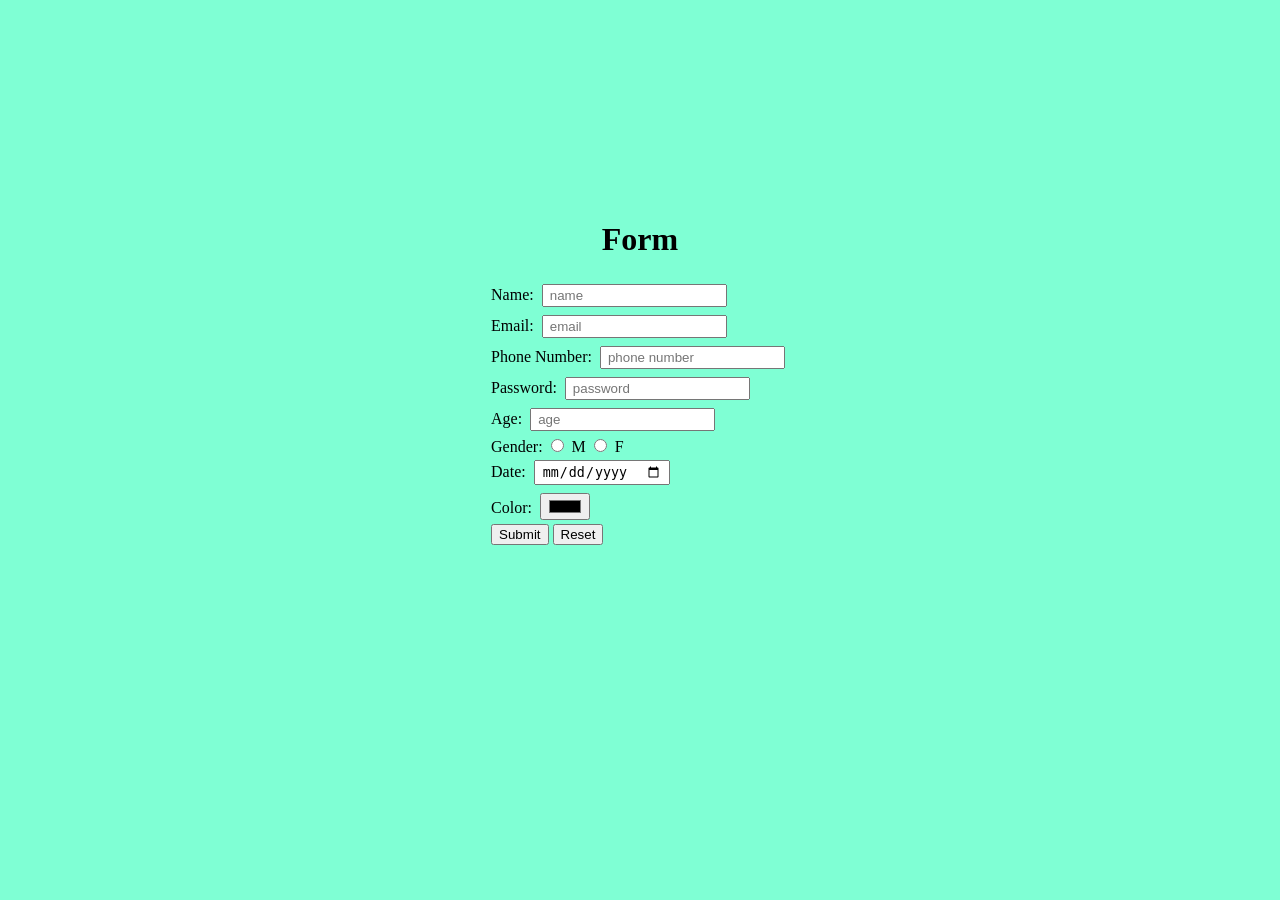
<file: Web_Development_MockTest_1/form/index.html>
<!DOCTYPE html>
<html lang="en">
  <head>
    <meta charset="UTF-8" />
    <meta name="viewport" content="width=device-width, initial-scale=1.0" />
    <title>Form</title>
    <style>
      input {
        margin: 4px;
        padding: 2px 6px;
      }
      div {
        display: flex;
        flex-direction: column;
        justify-content: center;
        align-items: center;
        margin-top: 200px;
      }
      body {
        background-color: aquamarine;
      }
    </style>
  </head>
  <body>
    <div>
      <h1>Form</h1>
      <form>
        <label for="name">Name: </label>
        <input
          type="text"
          name="name"
          id="name"
          placeholder="name"
          minlength="3"
          required
        />
        <br />
        <label for="email">Email:</label>
        <input
          type="email"
          name="email"
          id="email"
          placeholder="email"
          required
        />
        <br />
        <label for="phone">Phone Number:</label>
        <input
          type="tel"
          name="phone"
          id="phone"
          placeholder="phone number"
          required
        />
        <br />
        <label for="password">Password:</label>
        <input
          type="password"
          name="password"
          id="password"
          placeholder="password"
          minlength="8"
          required
        />
        <br />
        <label for="age">Age:</label>
        <input
          type="number"
          name="age"
          id="age"
          placeholder="age"
          min="0"
          required
        />
        <br />
        <label for="gender">Gender:</label>
        <input type="radio" name="gender" id="M" value="M" required />
        <label for="M">M</label>
        <input type="radio" name="gender" id="F" value="F" required />
        <label for="F">F</label>
        <br />
        <label for="date">Date:</label>
        <input type="date" name="date" id="date" required />
        <br />
        <label for="date">Color:</label>
        <input type="color" name="color" id="color" required />
        <br />
        <button type="submit">Submit</button>
        <button type="reset">Reset</button>
      </form>
    </div>
  </body>
</html>
</file>
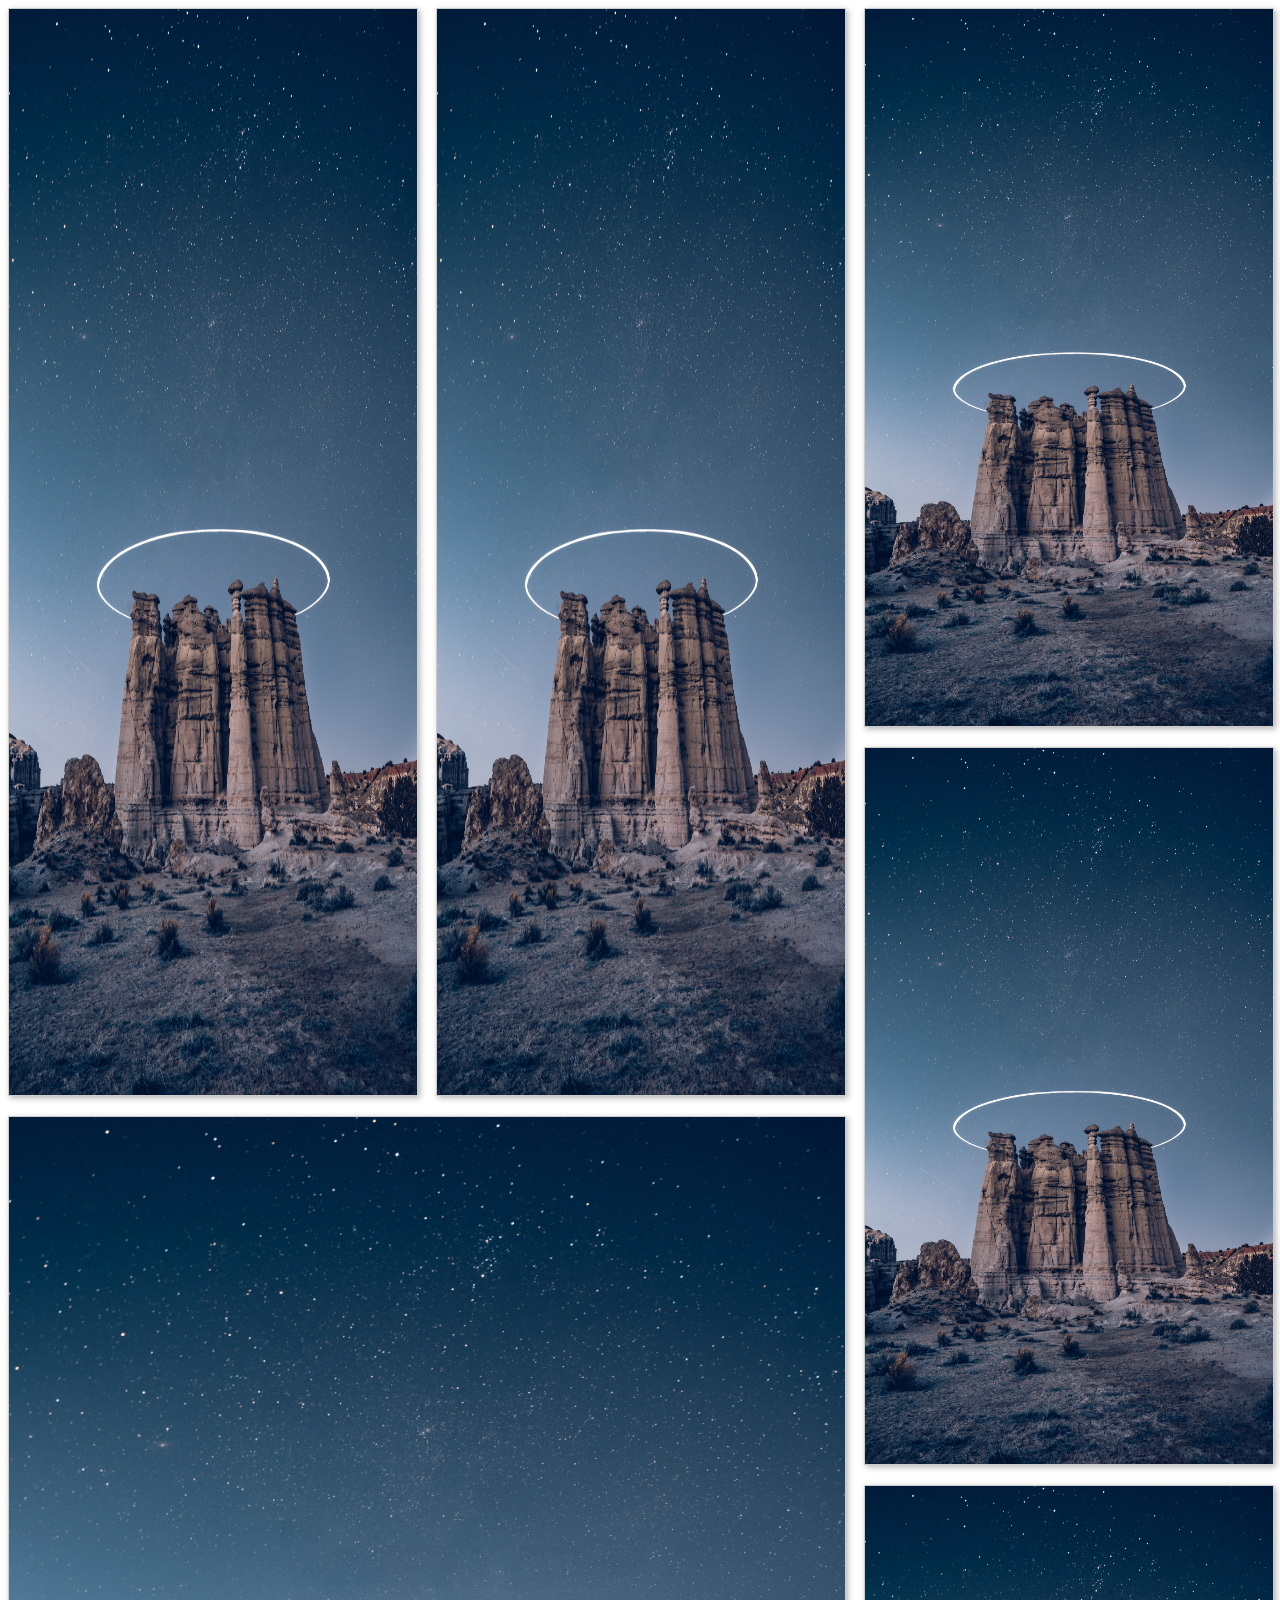
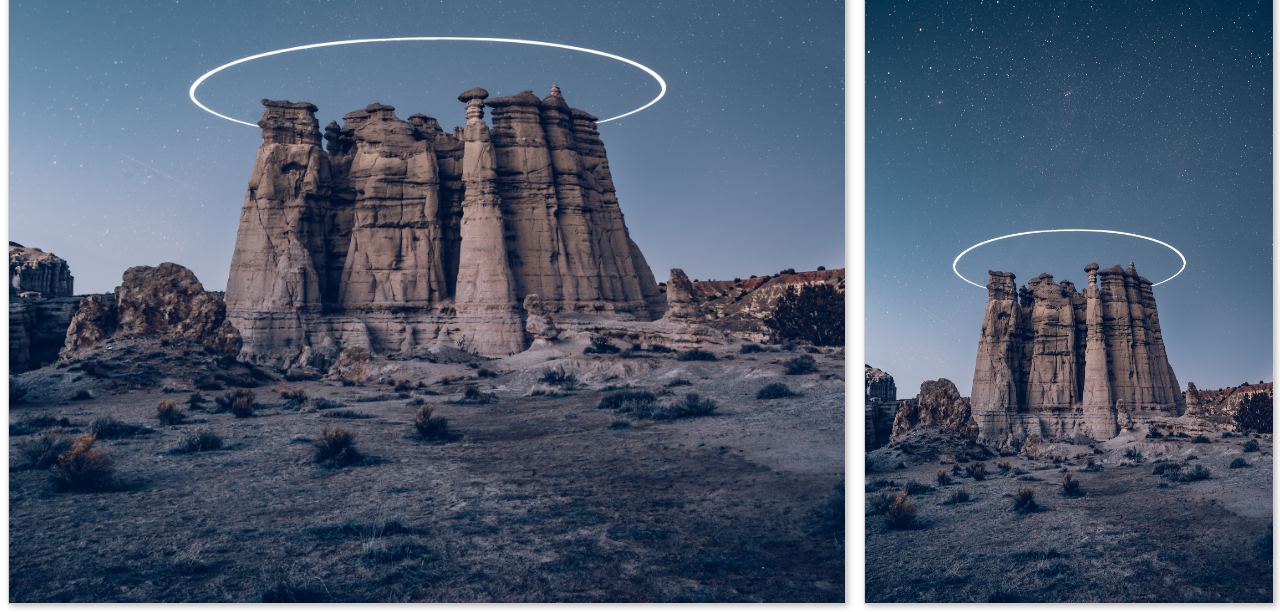
<file: Web_Development_MockTest_1/grid/index.html>
<!DOCTYPE html>
<html lang="en">
  <head>
    <meta charset="UTF-8" />
    <meta name="viewport" content="width=device-width, initial-scale=1.0" />
    <title>Gallery</title>
    <!-- <script src="https://cdn.tailwindcss.com"></script> -->

    <style>
      .grid {
        display: grid;
        grid-template: repeat(6, 1fr) / repeat(3, 1fr);
        grid-gap: 20px;
        align-items: stretch;
      }
      .grid img {
        border: 1px solid #ccc;
        box-shadow: 2px 2px 6px 0px rgba(0, 0, 0, 0.3);
        max-width: 100%;
      }
    </style>
  </head>

  <body>
    <div class="grid">
      <img
        style="grid-row: 1/4"
        src="./images/pexels-ian-beckley-2440079.jpg"
      />
      <img
        style="grid-row: 1/4"
        src="./images/pexels-ian-beckley-2440079.jpg"
      />
      <img
        style="grid-row: 1/3"
        src="./images/pexels-ian-beckley-2440079.jpg"
      />
      <img
        style="grid-row: 3/5"
        src="./images/pexels-ian-beckley-2440079.jpg"
      />
      <img
        style="grid-area: 4/1/7/3"
        src="./images/pexels-ian-beckley-2440079.jpg"
      />
      <img
        style="grid-row: 5/7"
        src="./images/pexels-ian-beckley-2440079.jpg"
      />
    </div>

    <!-- <div
      class="container mx-auto grid grid-rows-6 grid-cols-3 items-stretch gap-4"
    >
      <img class="row-span-3" src="./images/pexels-ian-beckley-2440079.jpg" />
      <img class="row-span-3" src="./images/pexels-ian-beckley-2440079.jpg" />
      <img class="row-span-2" src="./images/pexels-ian-beckley-2440079.jpg" />
      <img class="row-span-2" src="./images/pexels-ian-beckley-2440079.jpg" />
      <img
        class="col-span-2 row-span-3"
        src="./images/pexels-ian-beckley-2440079.jpg"
      />
      <img class="row-span-2" src="./images/pexels-ian-beckley-2440079.jpg" />
    </div> -->
  </body>
</html>
</file>
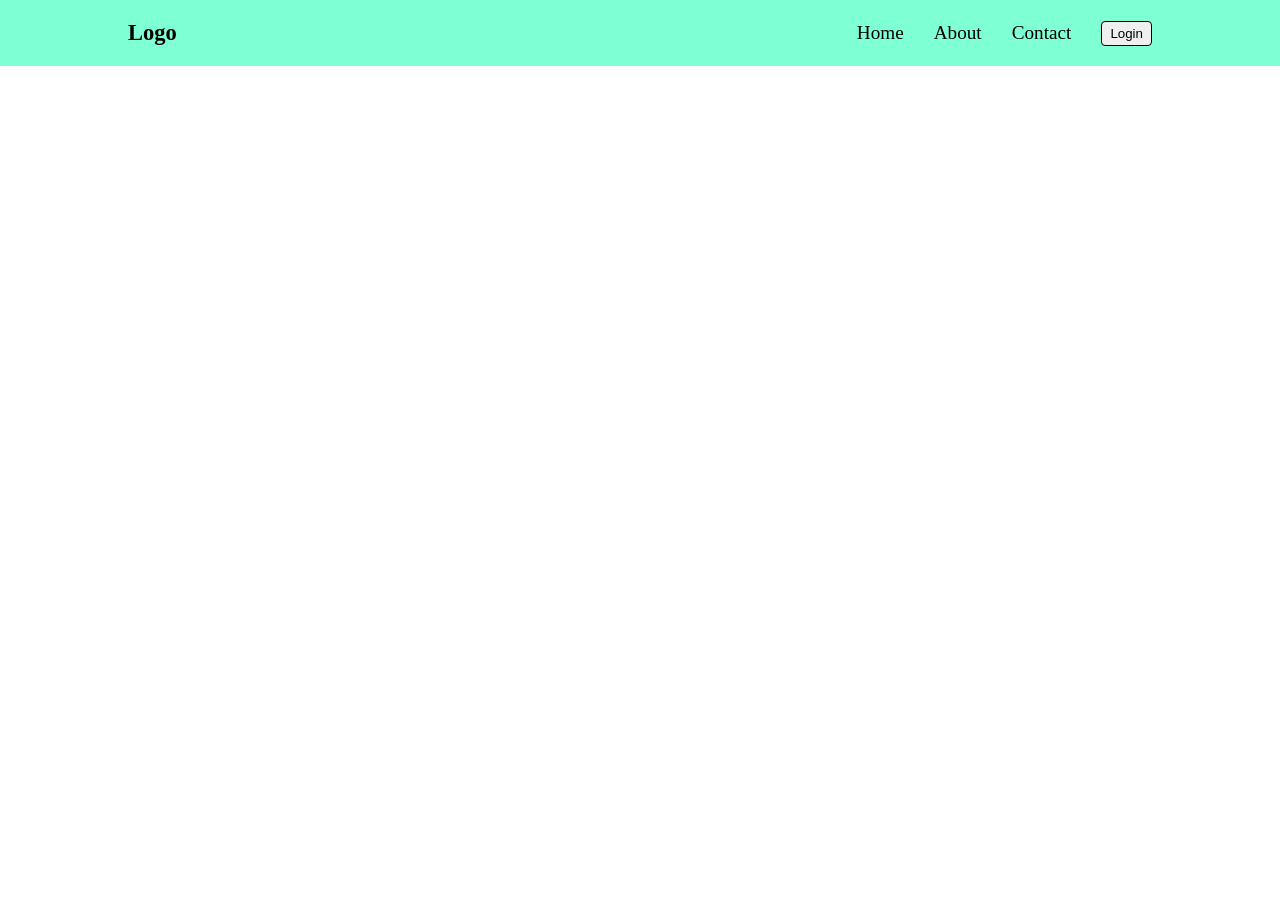
<file: Web_Development_MockTest_2/DOM_Hamburger_Menu_Navbar/index.html>
<!DOCTYPE html>
<html lang="en">
  <head>
    <meta charset="UTF-8" />
    <meta name="viewport" content="width=device-width, initial-scale=1.0" />
    <link
      rel="stylesheet"
      href="https://cdnjs.cloudflare.com/ajax/libs/font-awesome/6.4.0/css/all.min.css"
      integrity="sha512-iecdLmaskl7CVkqkXNQ/ZH/XLlvWZOJyj7Yy7tcenmpD1ypASozpmT/E0iPtmFIB46ZmdtAc9eNBvH0H/ZpiBw=="
      crossorigin="anonymous"
      referrerpolicy="no-referrer"
    />
    <title>Document</title>
    <style>
      * {
        padding: 0;
        margin: 0;
        box-sizing: border-box;
      }

      nav {
        display: flex;
        list-style-type: none;
        justify-content: space-between;
        align-items: center;
        padding: 20px 10%;
        background-color: aquamarine;
        font-size: 1.2em;
      }

      .long {
        display: flex;
        list-style-type: none;
        justify-content: space-evenly;
        align-items: center;
        gap: 30px;
      }

      .login {
        padding: 4px 8px;
        border: solid 1px;
        border-radius: 4px;
      }
      .short,
      .menu {
        display: none;
      }

      .short {
        text-align: center;
        background-color: beige;
        transition: width 2s;
      }

      .short > li {
        padding: 10px 0;
      }

      @media screen and (max-width: 768px) {
        nav {
          background-color: yellowgreen;
        }
        .long {
          display: none;
        }

        .menu {
          display: block;
        }
      }
    </style>
  </head>
  <body>
    <nav>
      <h3>Logo</h3>
      <ul class="long">
        <li>Home</li>
        <li>About</li>
        <li>Contact</li>
        <li><button class="login">Login</button></li>
      </ul>
      <a href="javascript:void(0);" class="menu" onclick="toggle()">
        <i class="fa fa-bars"></i>
      </a>
    </nav>
    <ul class="short">
      <li>Home</li>
      <li>About</li>
      <li>Contact</li>
      <li><button class="login">Login</button></li>
    </ul>

    <script>
      function toggle() {
        if (document.querySelector(".short").style.display == "block")
          document.querySelector(".short").style.display = "none";
        else document.querySelector(".short").style.display = "block";
      }
    </script>
  </body>
</html>
</file>
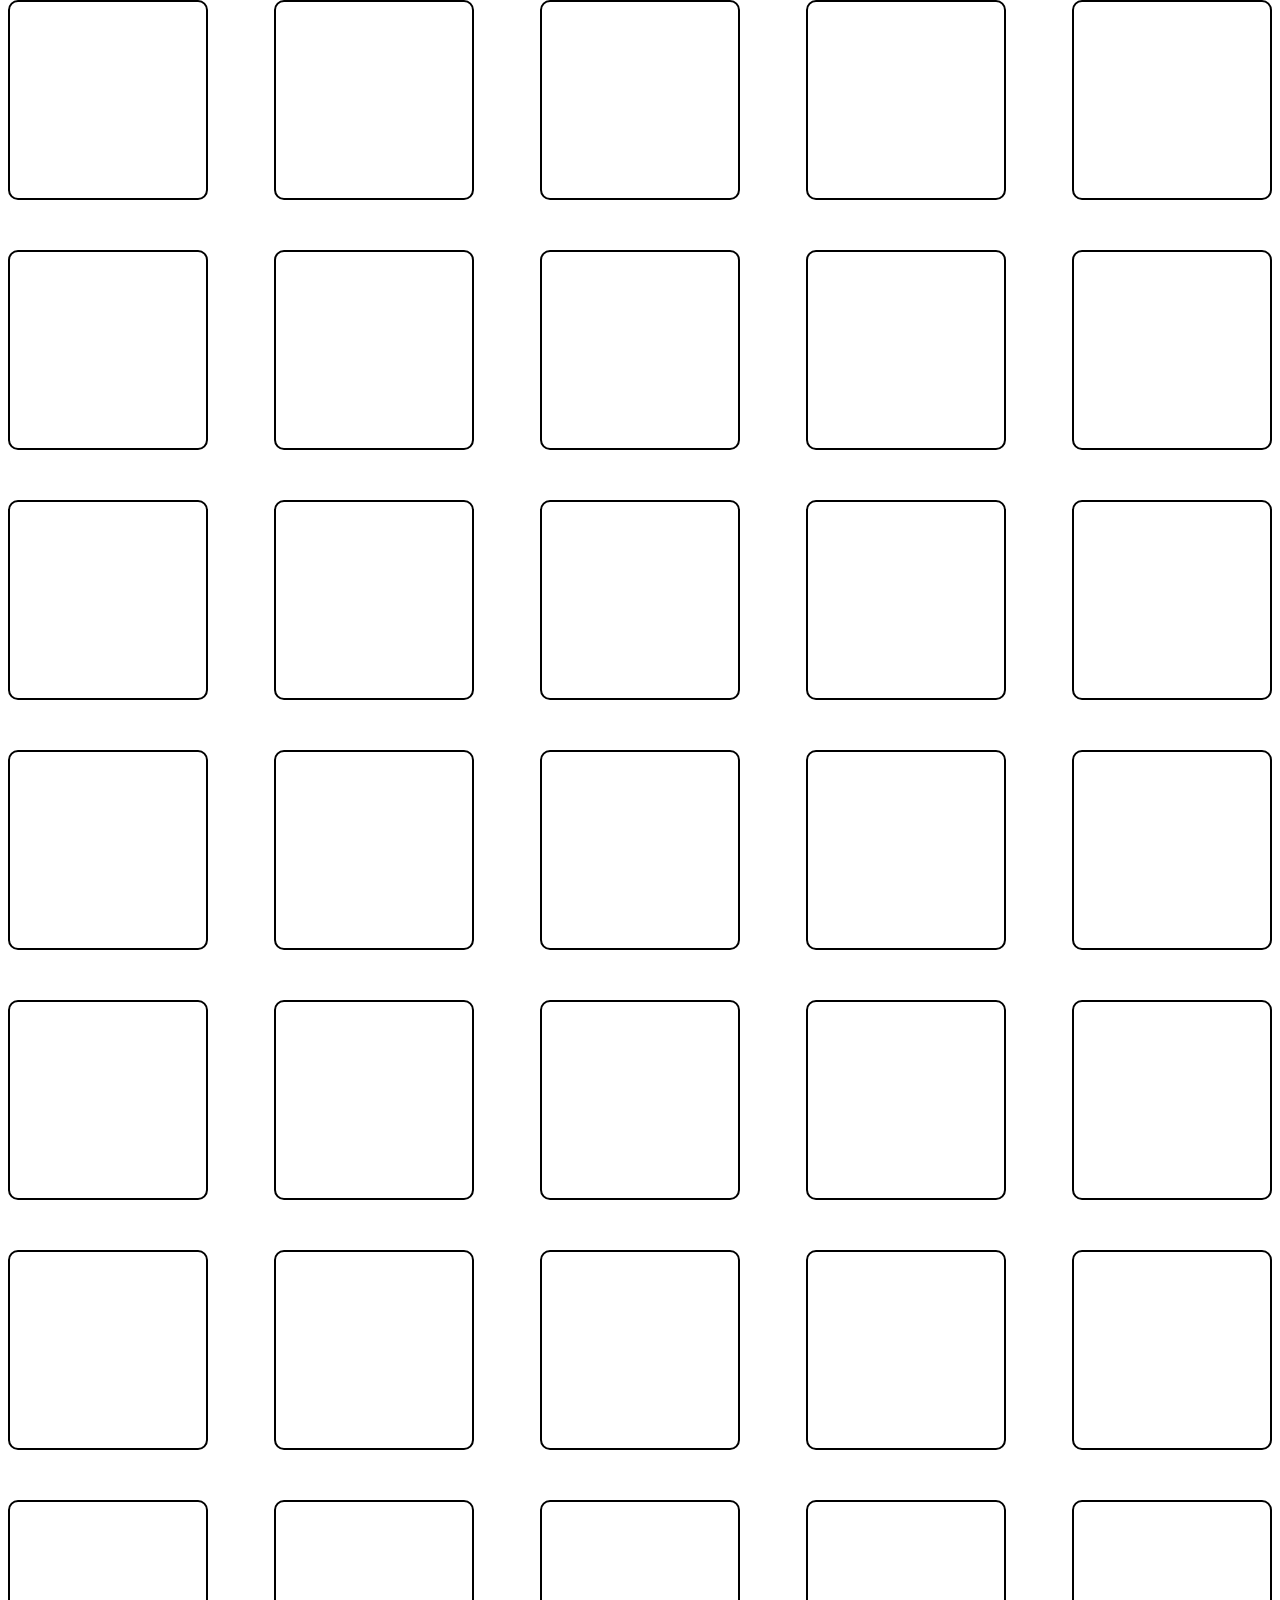
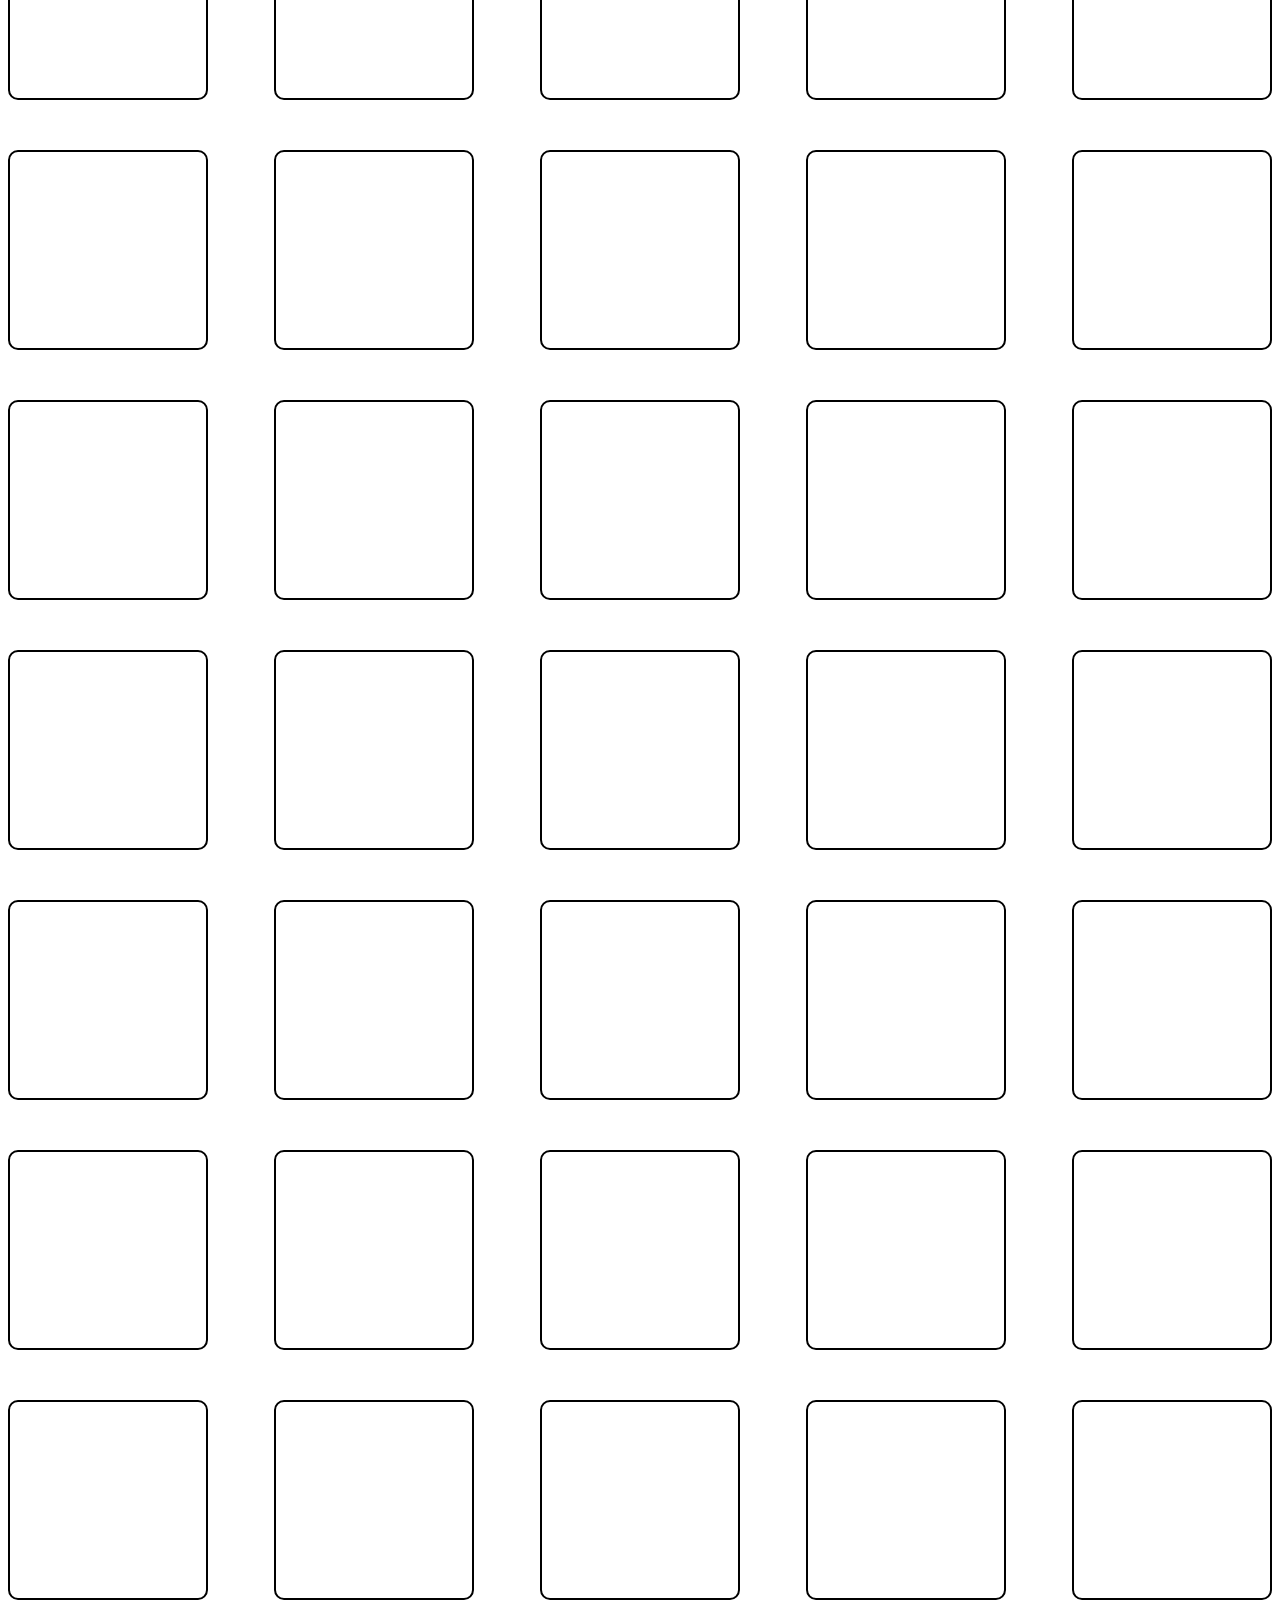
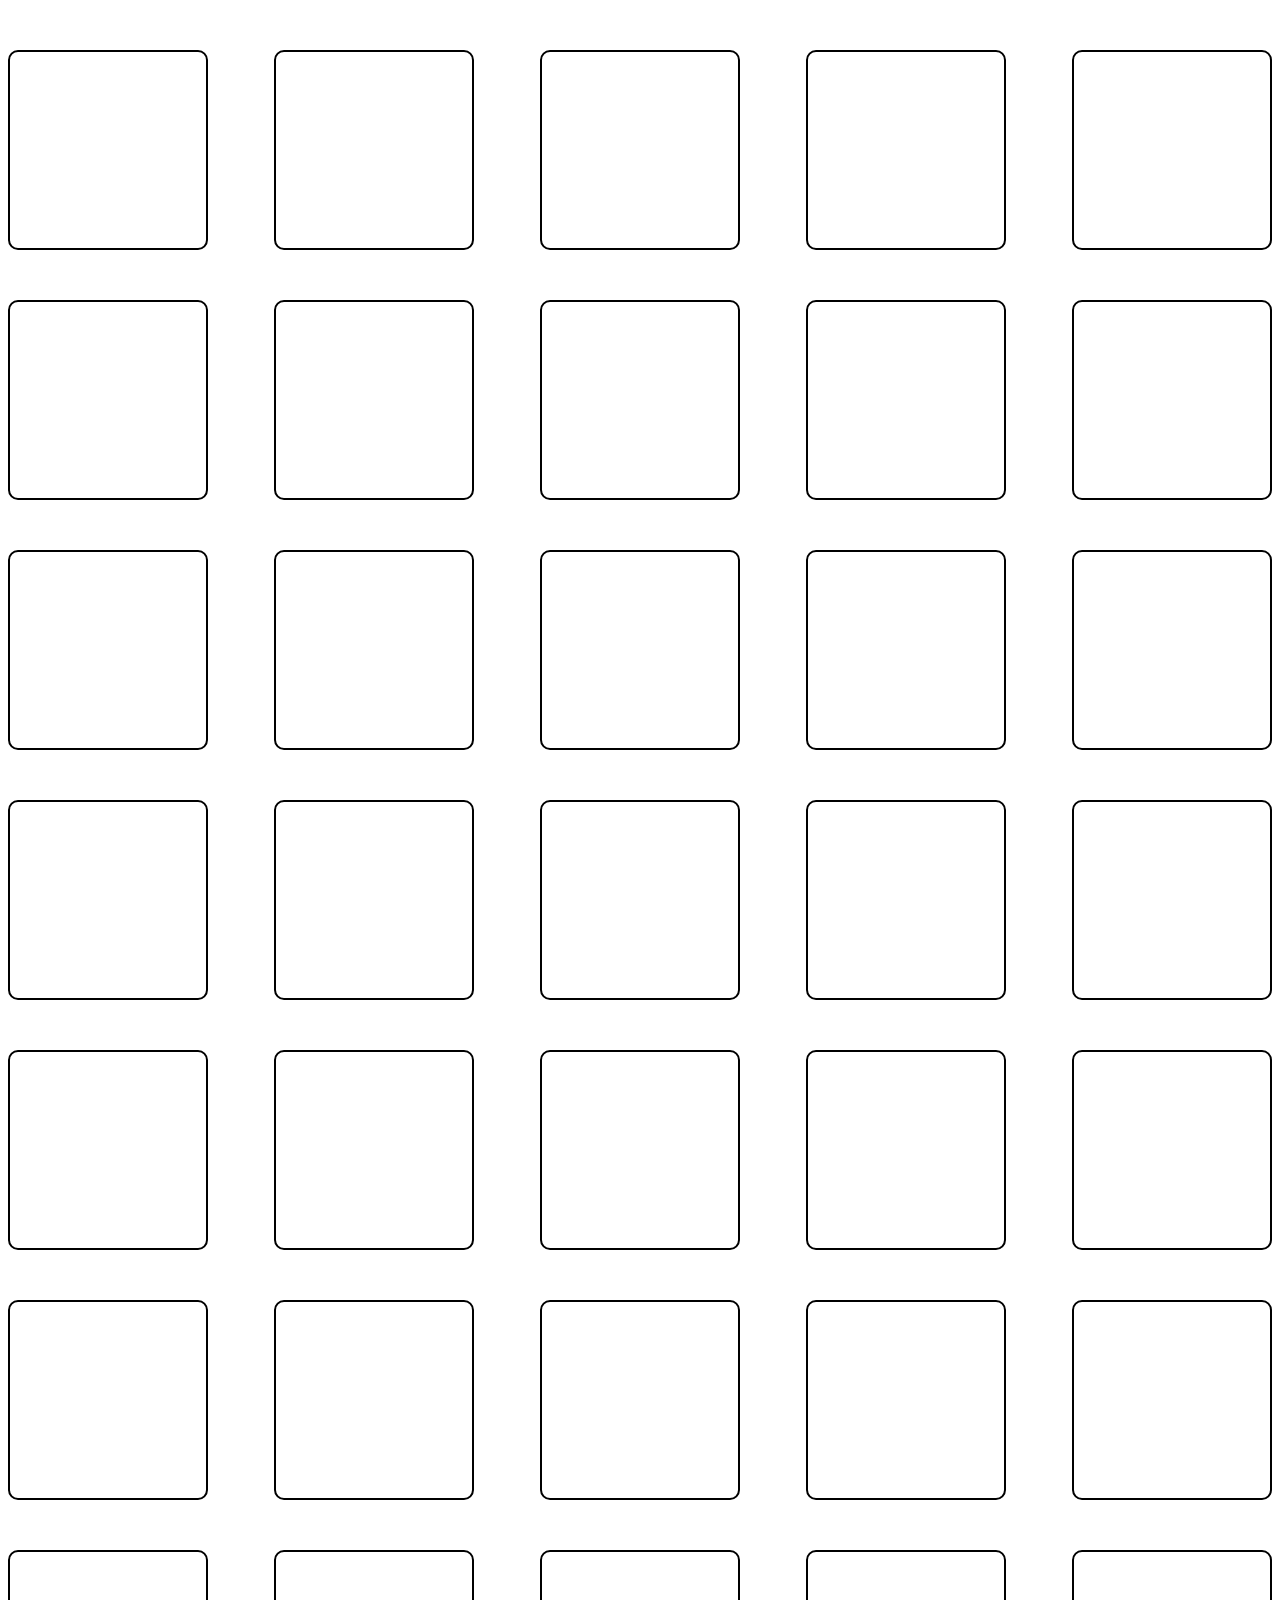
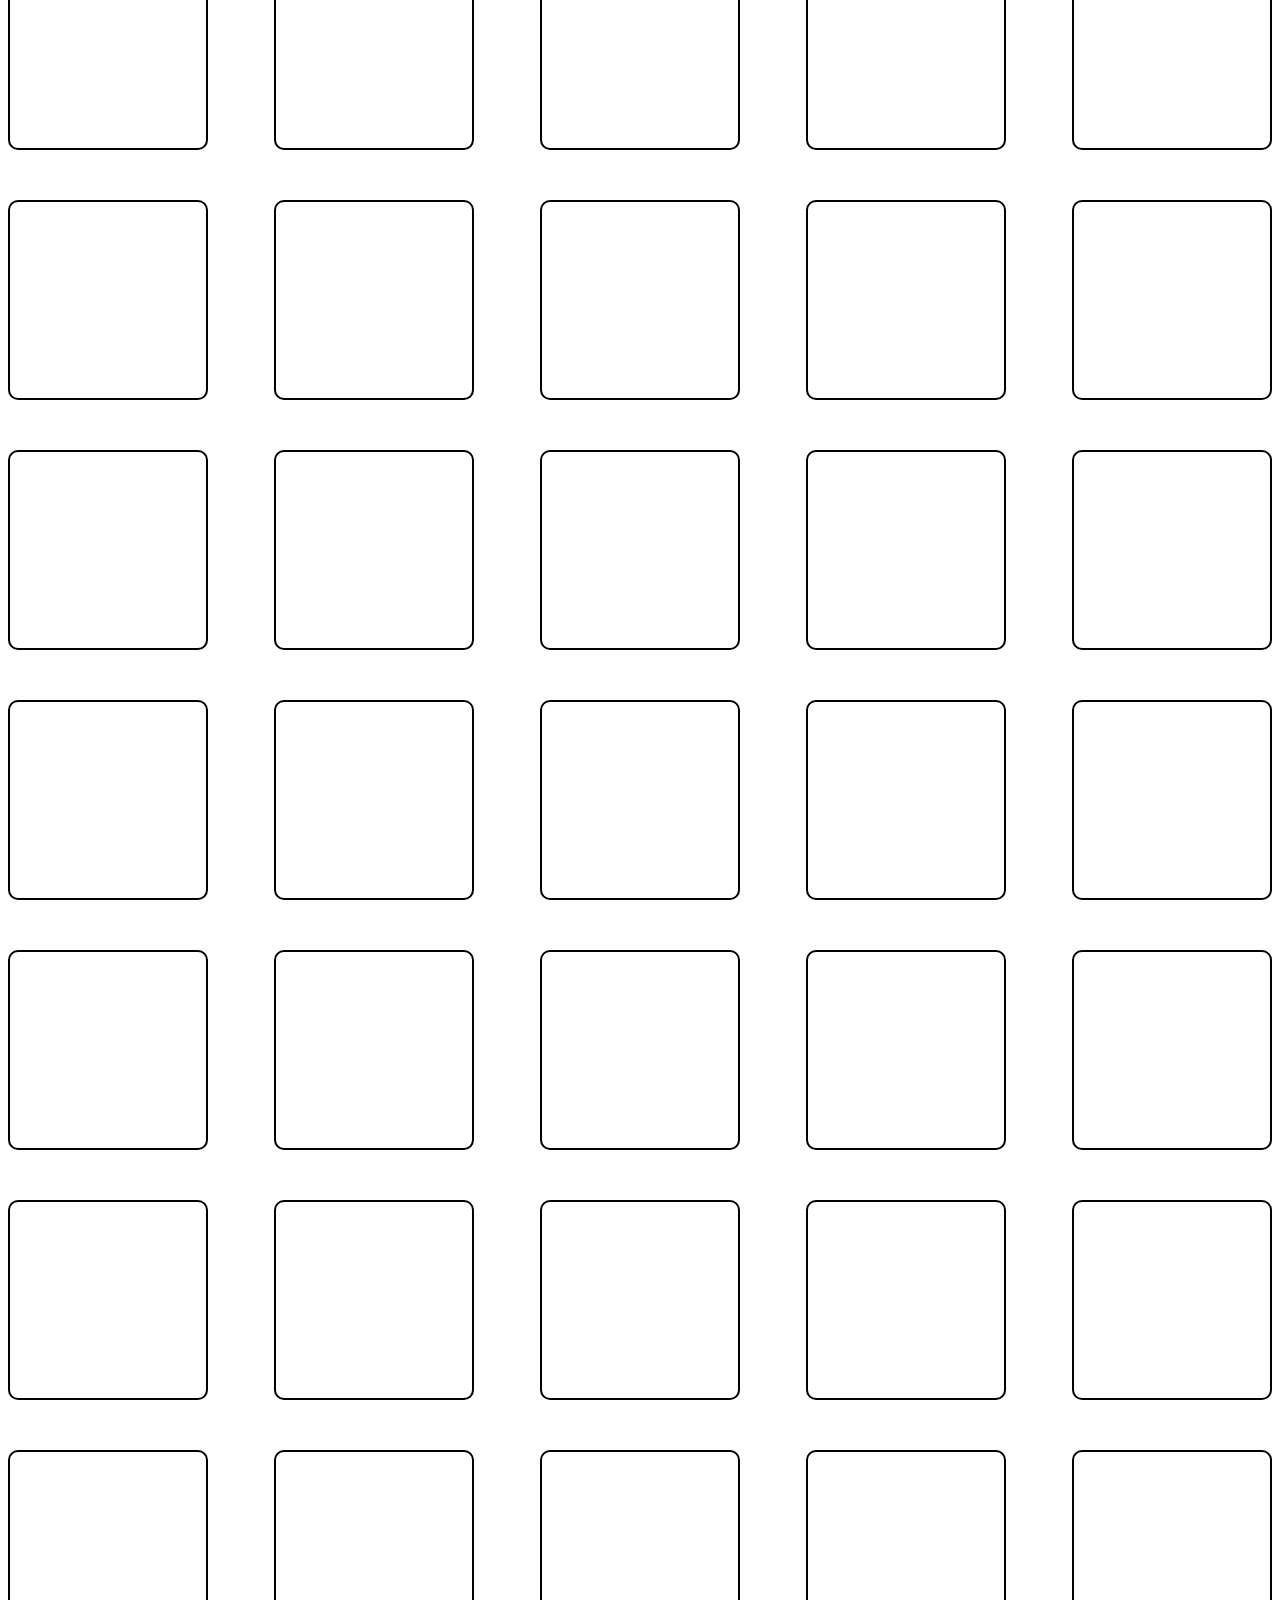
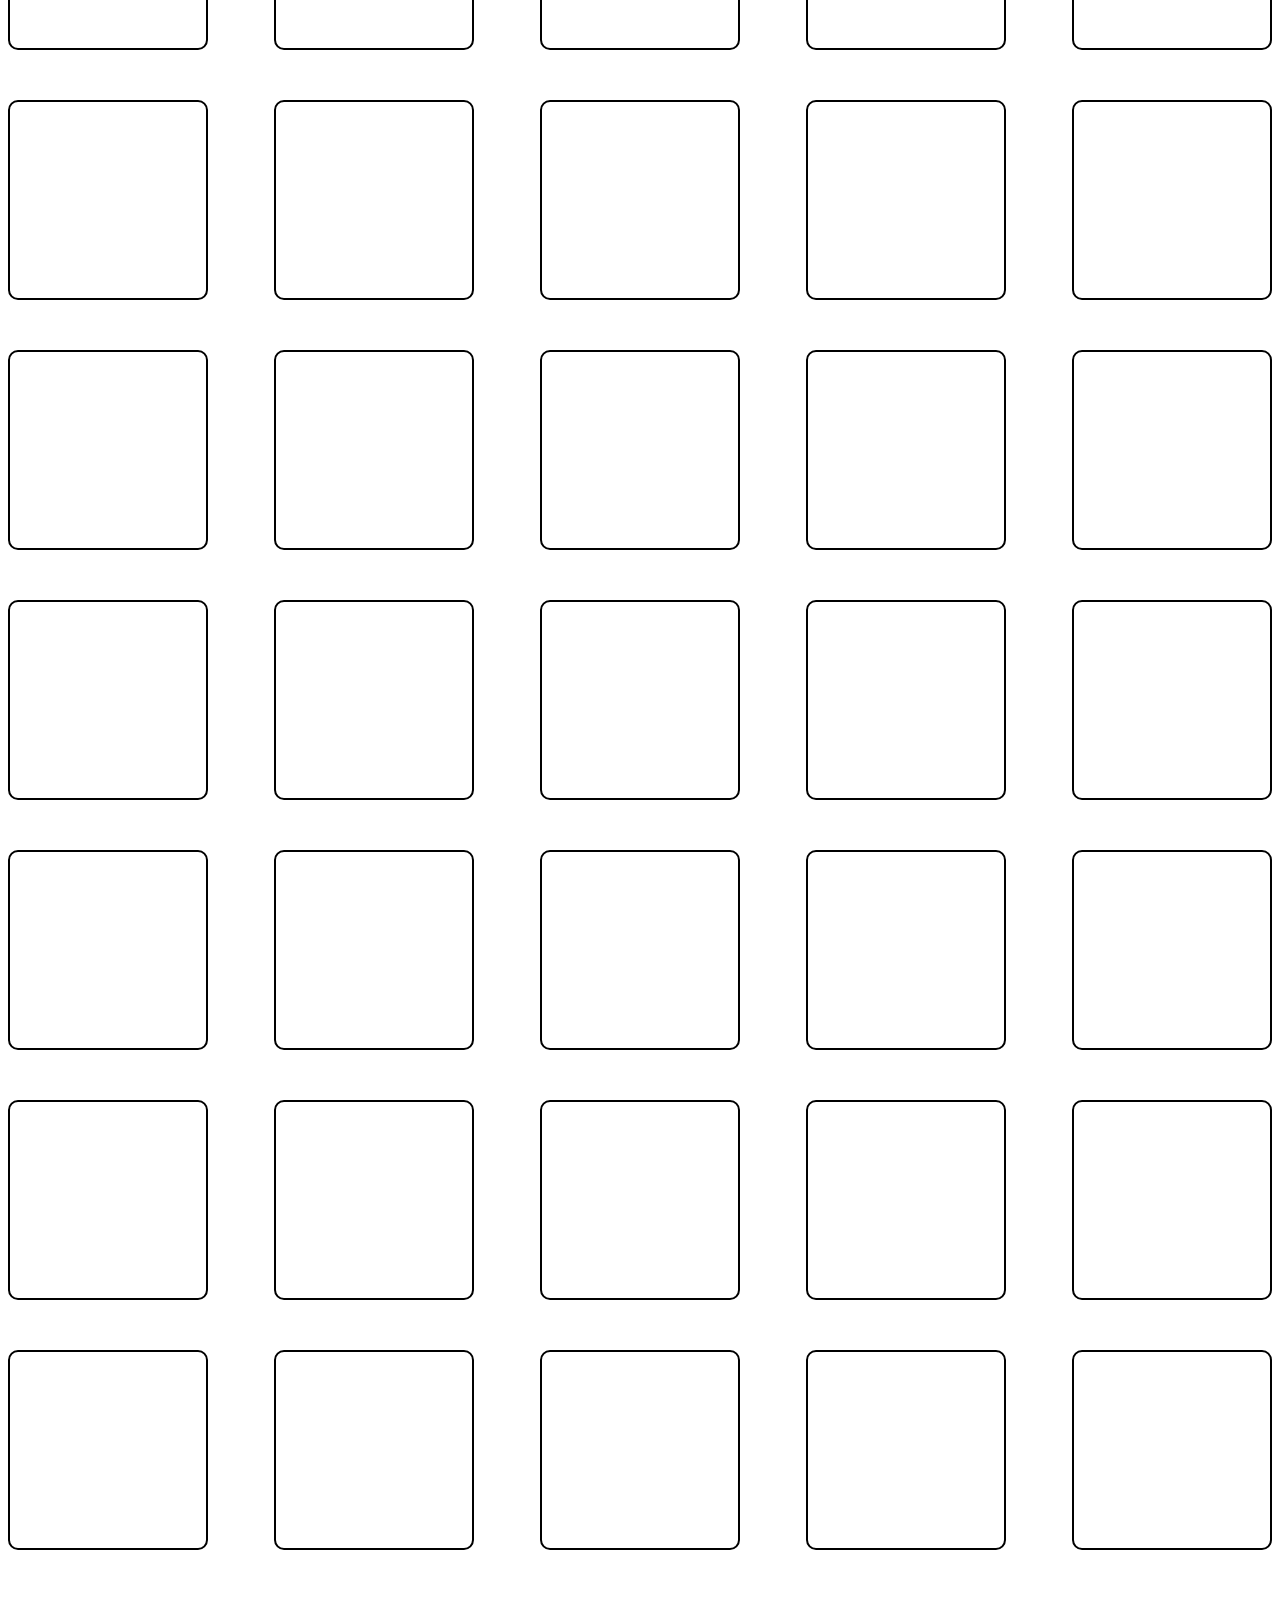
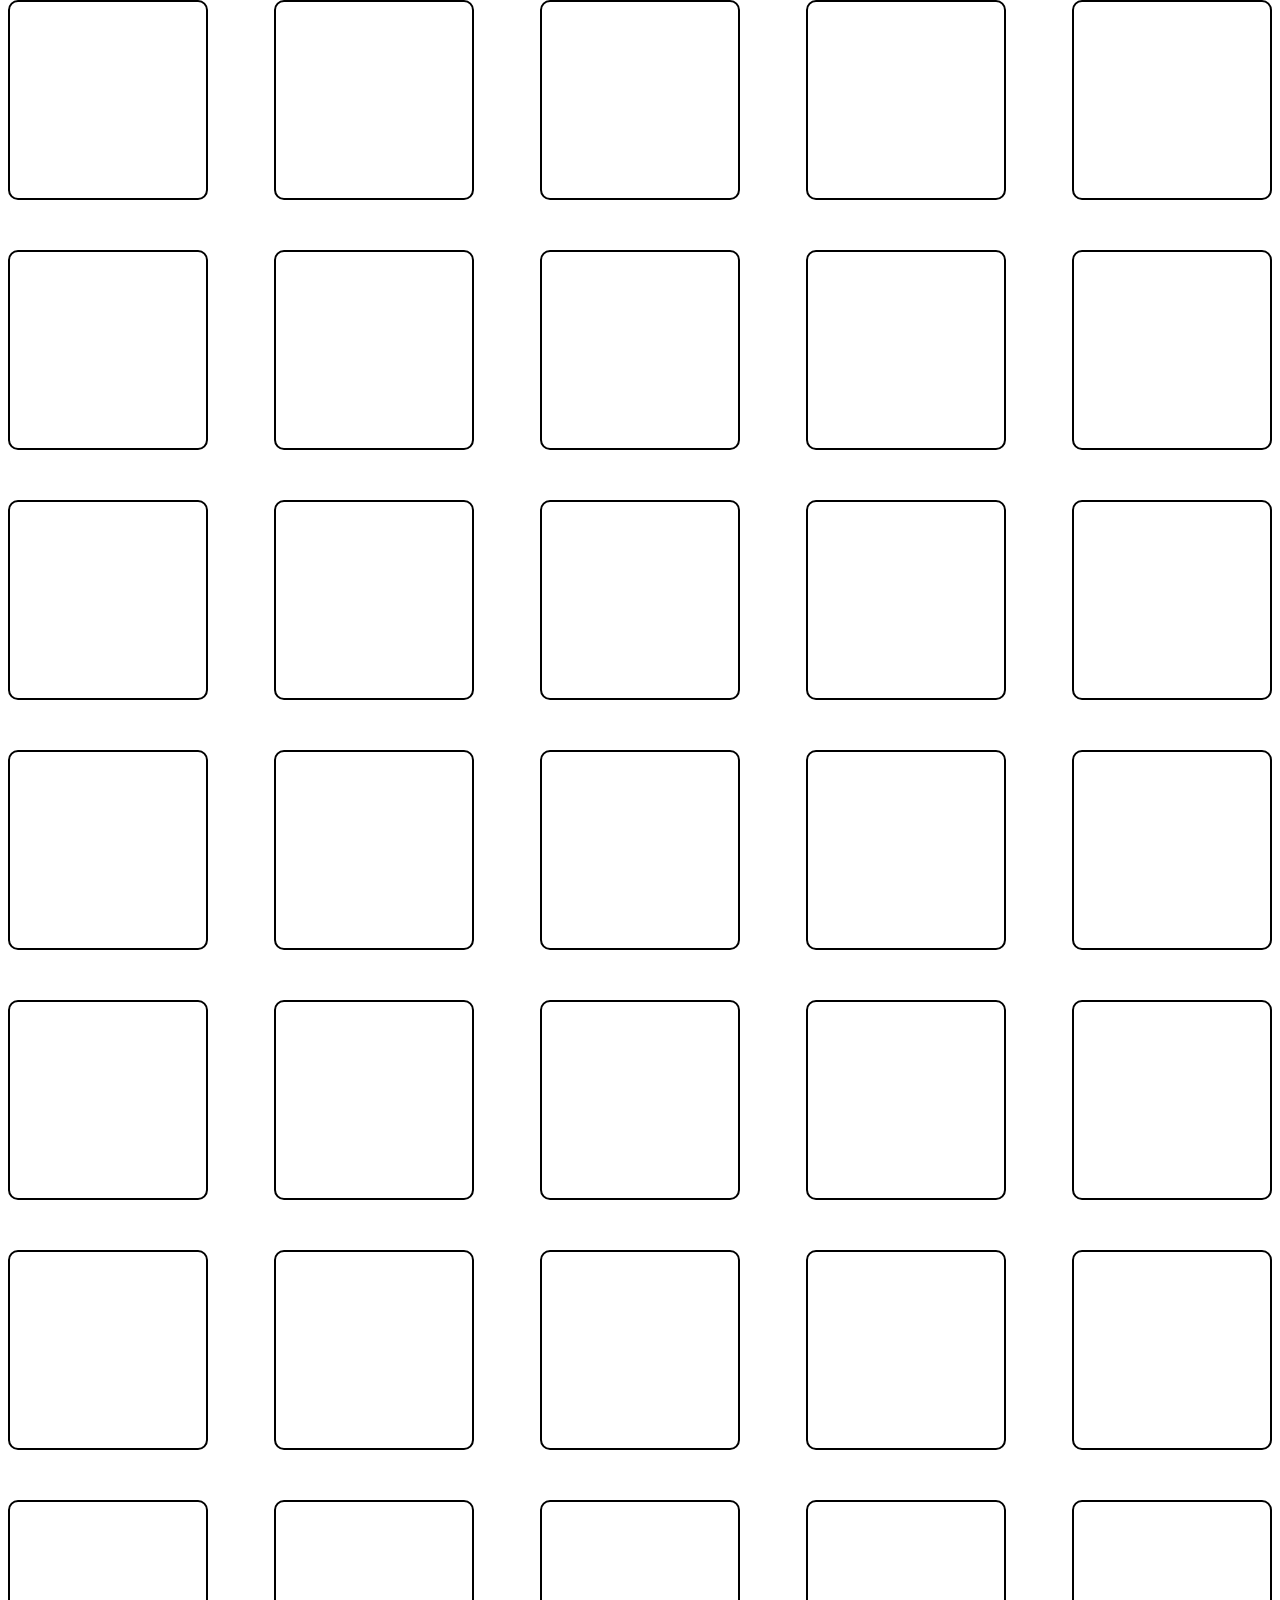
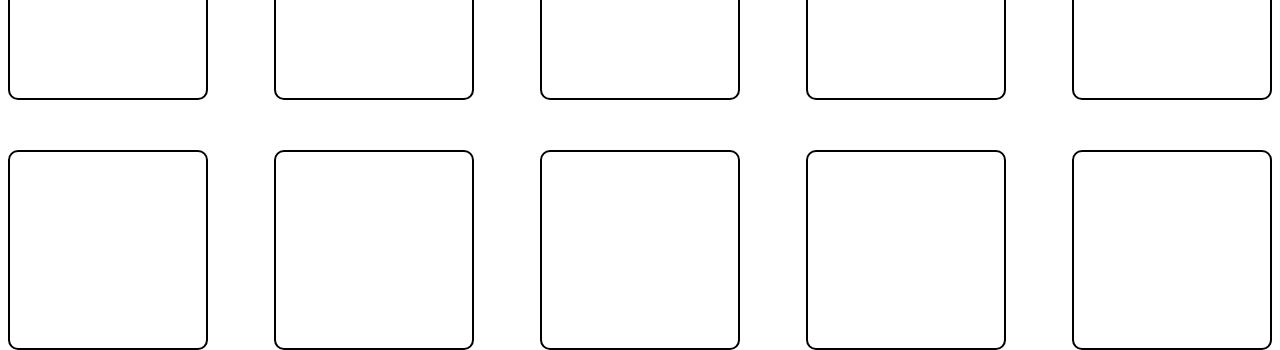
<file: Web_Development_MockTest_2/DOM_Skeleton_Loader_Fetch/index.html>
<!DOCTYPE html>
<html lang="en">
  <head>
    <meta charset="UTF-8" />
    <meta name="viewport" content="width=device-width, initial-scale=1.0" />
    <title>Document</title>
    <style>
      * {
        margin: 0;
        padding: 0;
        box-sizing: border-box;
      }
      .skeleton {
        animation: skeleton-loading 1s linear infinite alternate;
      }

      @keyframes skeleton-loading {
        0% {
          background-color: hsl(200, 20%, 80%);
        }
        100% {
          background-color: hsl(200, 20%, 95%);
        }
      }

      .skeleton-text {
        width: 100%;
        height: 0.7rem;
        margin-bottom: 1.5rem;
        border-radius: 0.25rem;
      }

      .card {
        width: 200px;
        height: 200px;
        text-align: center;
        margin: auto;
        border: solid 2px;
        border-radius: 10px;
        padding: 20px;
        display: flex;
        flex-direction: column;
        justify-content: space-between;
      }

      .complete {
        background: #89eeac;
      }

      .incomplete {
        background: #fca5a5;
      }

      h1 {
        font-size: 1.2em;
        margin-bottom: 0.5em;
        margin-left: auto;
        margin-right: auto;
      }

      p {
        font-size: 1.2em;
      }
      .container {
        display: flex;
        flex-wrap: wrap;
        gap: 50px;
      }
    </style>
  </head>
  <body>
    <div class="container"></div>

    <script>
      let card = `<div class="card">
        <h1 class="skeleton skeleton-text"></h1>
        <p class="skeleton skeleton-text"></p>
      </div>`;
      let cards = "";
      const container = document.querySelector(".container");
      for (let i = 0; i < 200; i++) {
        cards += card;
      }
      container.innerHTML = cards;

      function change(json) {
        const cards = document.getElementsByClassName("card");
        for (let i = 0; i < 200; i++) {
          cards[i].className = json[i].completed
            ? "card complete"
            : "card incomplete";
          cards[i].children[0].className = "";
          cards[i].children[0].innerHTML = json[i].title;
          cards[i].children[1].className = "";
          cards[i].children[1].innerHTML = json[i].completed
            ? "Complete"
            : "Incomplete";
        }
      }

      fetch("https://jsonplaceholder.typicode.com/todos/")
        .then((response) => response.json())
        // intentional timeout to show loder
        .then((json) => setTimeout(() => change(json), 2000))
        .catch((error) => console.log(error));
    </script>
  </body>
</html>
</file>
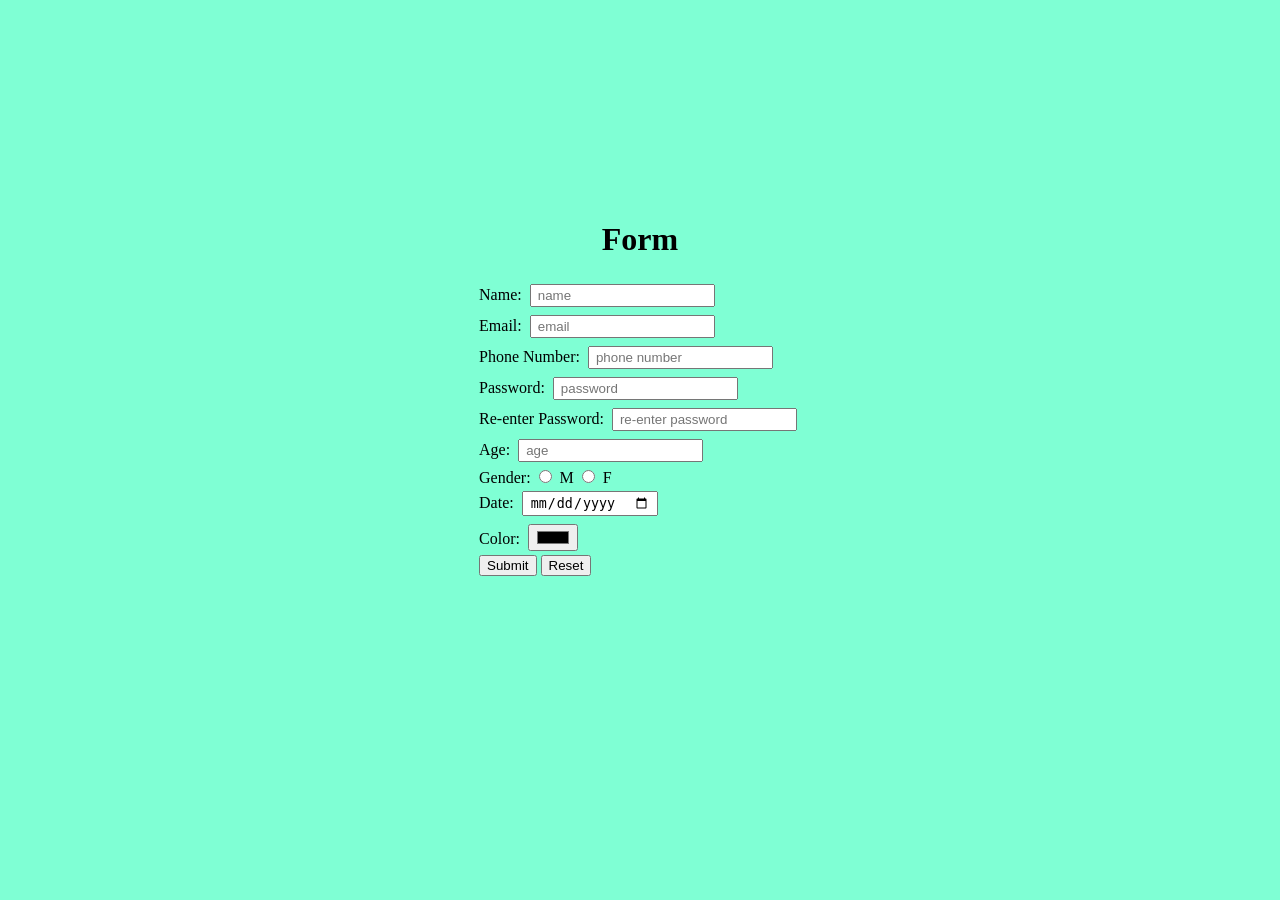
<file: Web_Development_MockTest_2/Form_JavaScript/index.html>
<!DOCTYPE html>
<html lang="en">
  <head>
    <meta charset="UTF-8" />
    <meta name="viewport" content="width=device-width, initial-scale=1.0" />
    <title>Form</title>
    <style>
      input {
        margin: 4px;
        padding: 2px 6px;
      }
      div {
        display: flex;
        flex-direction: column;
        justify-content: center;
        align-items: center;
        margin-top: 200px;
      }
      body {
        background-color: aquamarine;
      }
    </style>
  </head>
  <body>
    <div>
      <h1>Form</h1>
      <form>
        <label for="name">Name: </label>
        <input type="text" name="name" id="name" placeholder="name" />
        <br />
        <label for="email">Email:</label>
        <input type="email" name="email" id="email" placeholder="email" />
        <br />
        <label for="phone">Phone Number:</label>
        <input type="tel" name="phone" id="phone" placeholder="phone number" />
        <br />
        <label for="password">Password:</label>
        <input
          type="password"
          name="password"
          id="password"
          placeholder="password"
        />
        <br />
        <label for="confirmPassword">Re-enter Password:</label>
        <input
          type="Password"
          name="confirmPassword"
          id="confirmPassword"
          placeholder="re-enter password"
        />
        <br />
        <label for="age">Age:</label>
        <input type="number" name="age" id="age" placeholder="age" />
        <br />
        <label for="gender">Gender:</label>
        <input type="radio" name="gender" id="M" value="M" />
        <label for="M">M</label>
        <input type="radio" name="gender" id="F" value="F" />
        <label for="F">F</label>
        <br />
        <label for="date">Date:</label>
        <input type="date" name="date" id="date" />
        <br />
        <label for="date">Color:</label>
        <input type="color" name="color" id="color" />
        <br />
        <button type="submit">Submit</button>
        <button type="reset">Reset</button>
      </form>
      <ul id="alert" style="color: red"></ul>
    </div>
    <script src="./script.js"></script>
  </body>
</html>
</file>
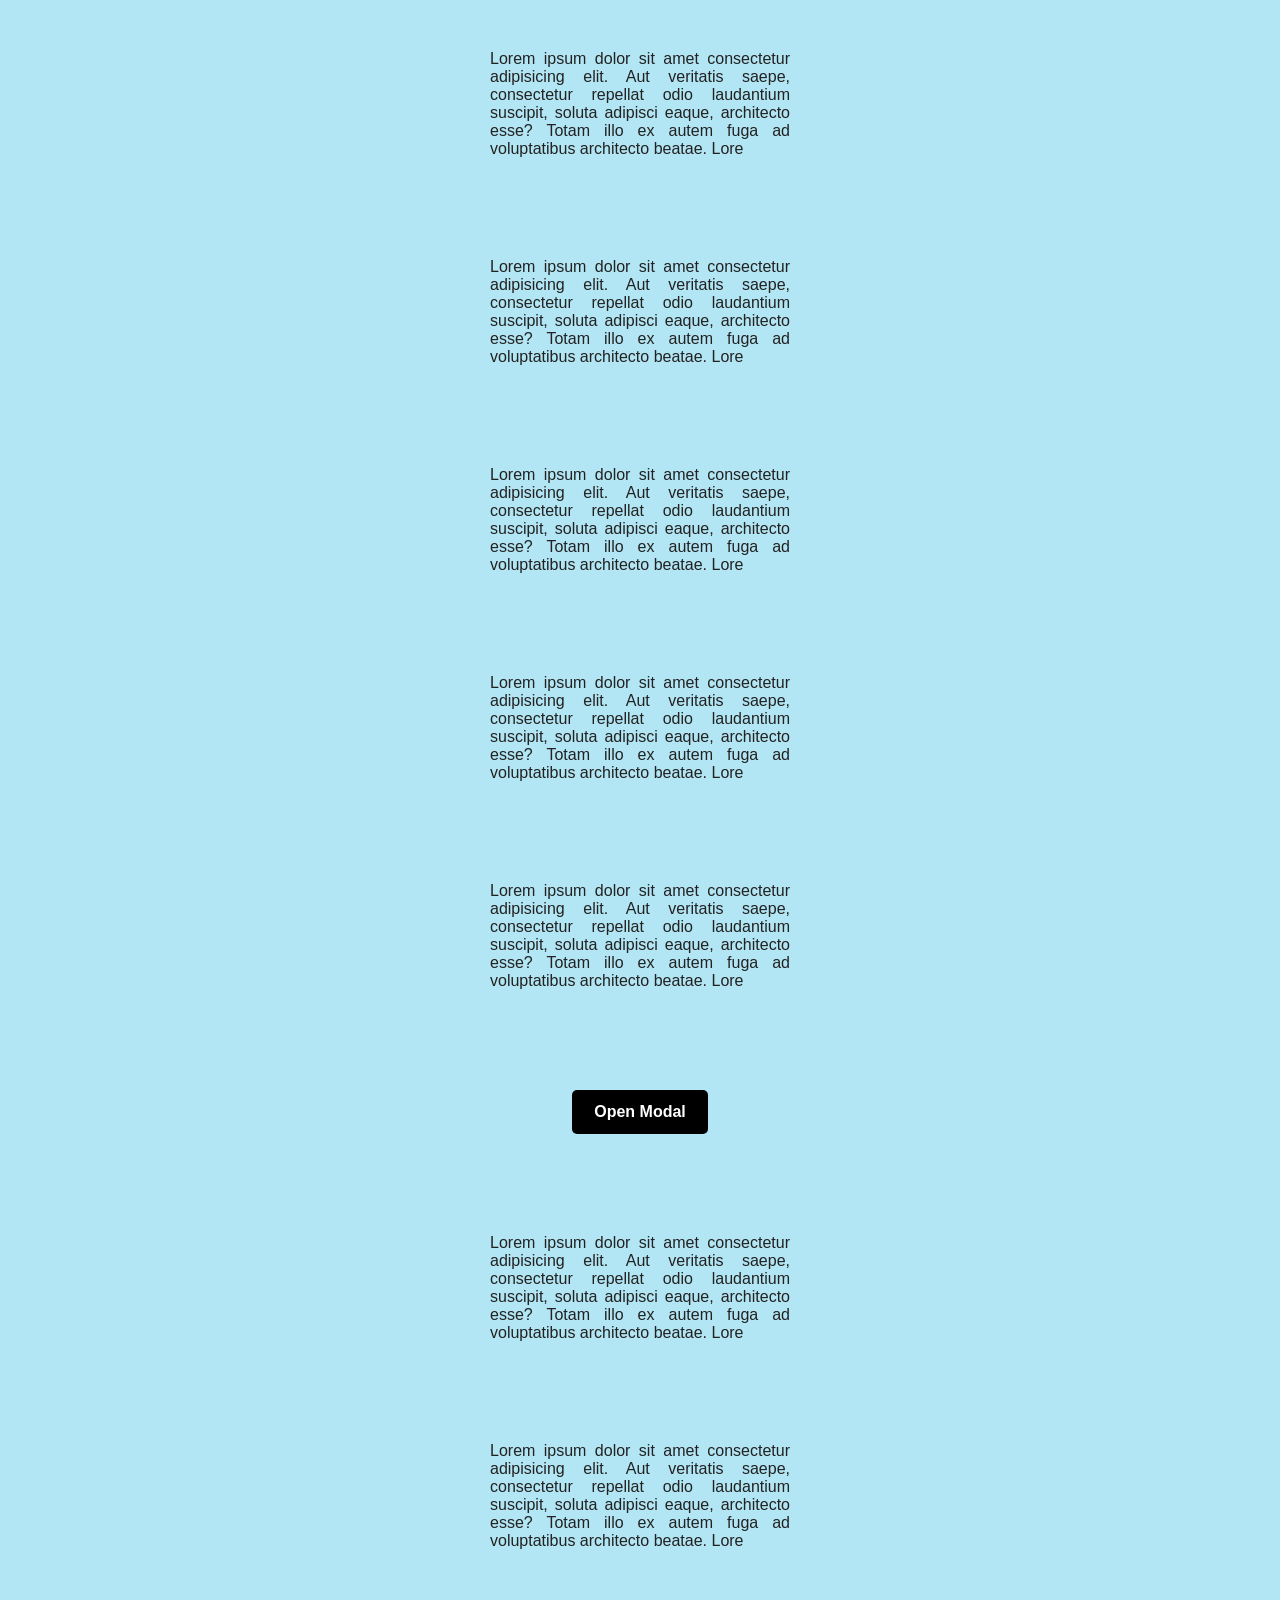
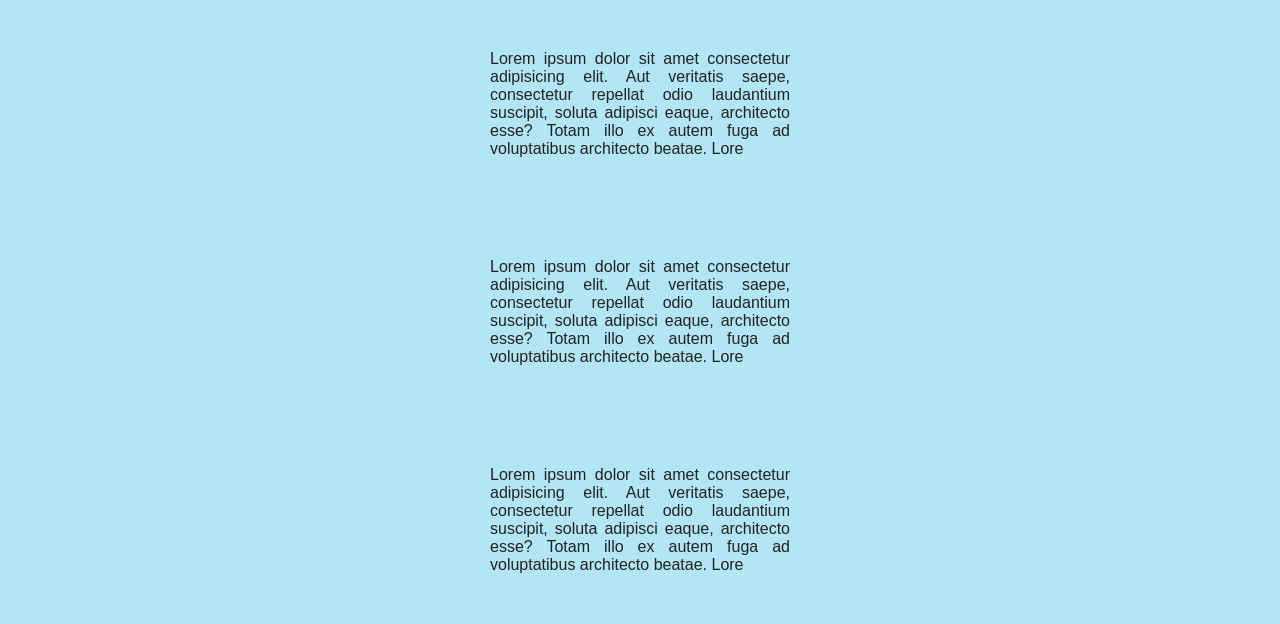
<file: Web_Development_MockTest_2/Modal/index.html>
<!DOCTYPE html>
<html lang="en">
  <head>
    <meta charset="UTF-8" />
    <meta name="viewport" content="width=device-width, initial-scale=1.0" />
    <link rel="stylesheet" href="./style.css" />
    <title>Modal</title>
  </head>
  <body>
    <p>
      Lorem ipsum dolor sit amet consectetur adipisicing elit. Aut veritatis
      saepe, consectetur repellat odio laudantium suscipit, soluta adipisci
      eaque, architecto esse? Totam illo ex autem fuga ad voluptatibus
      architecto beatae. Lore
    </p>
    <p>
      Lorem ipsum dolor sit amet consectetur adipisicing elit. Aut veritatis
      saepe, consectetur repellat odio laudantium suscipit, soluta adipisci
      eaque, architecto esse? Totam illo ex autem fuga ad voluptatibus
      architecto beatae. Lore
    </p>
    <p>
      Lorem ipsum dolor sit amet consectetur adipisicing elit. Aut veritatis
      saepe, consectetur repellat odio laudantium suscipit, soluta adipisci
      eaque, architecto esse? Totam illo ex autem fuga ad voluptatibus
      architecto beatae. Lore
    </p>
    <p>
      Lorem ipsum dolor sit amet consectetur adipisicing elit. Aut veritatis
      saepe, consectetur repellat odio laudantium suscipit, soluta adipisci
      eaque, architecto esse? Totam illo ex autem fuga ad voluptatibus
      architecto beatae. Lore
    </p>
    <p>
      Lorem ipsum dolor sit amet consectetur adipisicing elit. Aut veritatis
      saepe, consectetur repellat odio laudantium suscipit, soluta adipisci
      eaque, architecto esse? Totam illo ex autem fuga ad voluptatibus
      architecto beatae. Lore
    </p>
    <section class="modal hidden">
      <div class="flex">
        <h3>Modal</h3>
        <button class="btn-close">⨉</button>
      </div>
    </section>

    <div class="overlay hidden"></div>
    <button class="btn btn-open">Open Modal</button>
    <p>
      Lorem ipsum dolor sit amet consectetur adipisicing elit. Aut veritatis
      saepe, consectetur repellat odio laudantium suscipit, soluta adipisci
      eaque, architecto esse? Totam illo ex autem fuga ad voluptatibus
      architecto beatae. Lore
    </p>
    <p>
      Lorem ipsum dolor sit amet consectetur adipisicing elit. Aut veritatis
      saepe, consectetur repellat odio laudantium suscipit, soluta adipisci
      eaque, architecto esse? Totam illo ex autem fuga ad voluptatibus
      architecto beatae. Lore
    </p>
    <p>
      Lorem ipsum dolor sit amet consectetur adipisicing elit. Aut veritatis
      saepe, consectetur repellat odio laudantium suscipit, soluta adipisci
      eaque, architecto esse? Totam illo ex autem fuga ad voluptatibus
      architecto beatae. Lore
    </p>
    <p>
      Lorem ipsum dolor sit amet consectetur adipisicing elit. Aut veritatis
      saepe, consectetur repellat odio laudantium suscipit, soluta adipisci
      eaque, architecto esse? Totam illo ex autem fuga ad voluptatibus
      architecto beatae. Lore
    </p>
    <p>
      Lorem ipsum dolor sit amet consectetur adipisicing elit. Aut veritatis
      saepe, consectetur repellat odio laudantium suscipit, soluta adipisci
      eaque, architecto esse? Totam illo ex autem fuga ad voluptatibus
      architecto beatae. Lore
    </p>
    <script src="./script.js"></script>
  </body>
</html>
</file>
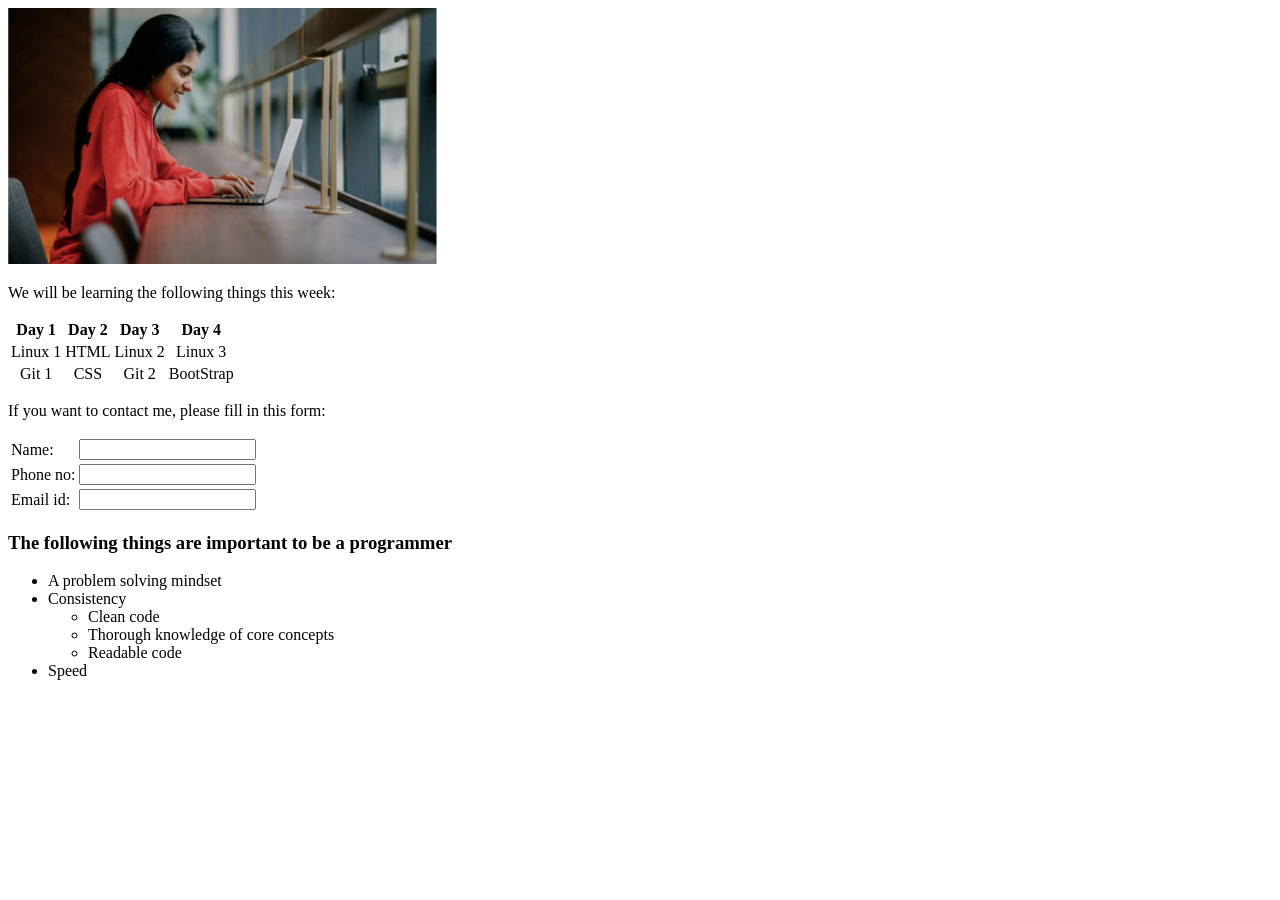
<file: Web_Development_Assignment/Assignment_1_HTML/ClassForm/index.html>
<!DOCTYPE html>
<html lang="en">
  <head>
    <meta charset="UTF-8" />
    <meta http-equiv="X-UA-Compatible" content="IE=edge" />
    <meta name="viewport" content="width=device-width, initial-scale=1.0" />
    <title>Class Form</title>
  </head>
  <body>
    <img src="./html.png" alt="img" />
    <p>We will be learning the following things this week:</p>
    <table style="text-align: center">
      <thead>
        <tr>
          <th>Day 1</th>
          <th>Day 2</th>
          <th>Day 3</th>
          <th>Day 4</th>
        </tr>
      </thead>
      <tbody>
        <tr>
          <td>Linux 1</td>
          <td>HTML</td>
          <td>Linux 2</td>
          <td>Linux 3</td>
        </tr>
        <tr>
          <td>Git 1</td>
          <td>CSS</td>
          <td>Git 2</td>
          <td>BootStrap</td>
        </tr>
      </tbody>
    </table>
    <p>If you want to contact me, please fill in this form:</p>

    <form>
      <table>
        <tbody>
          <tr>
            <td><label for="name">Name:</label></td>
            <td><input type="text" name="name" id="name" /></td>
          </tr>
          <tr>
            <td><label for="phone">Phone no:</label></td>
            <td><input type="number" name="phone" id="phone" /></td>
          </tr>
          <tr>
            <td><label for="email">Email id:</label></td>
            <td><input type="email" name="email" id="email" /></td>
          </tr>
        </tbody>
      </table>
    </form>

    <h3>The following things are important to be a programmer</h3>
    <ul>
      <li>A problem solving mindset</li>
      <li>Consistency</li>
      <ul>
        <li>Clean code</li>
        <li>Thorough knowledge of core concepts</li>
        <li>Readable code</li>
      </ul>
      <li>Speed</li>
    </ul>
  </body>
</html>
</file>
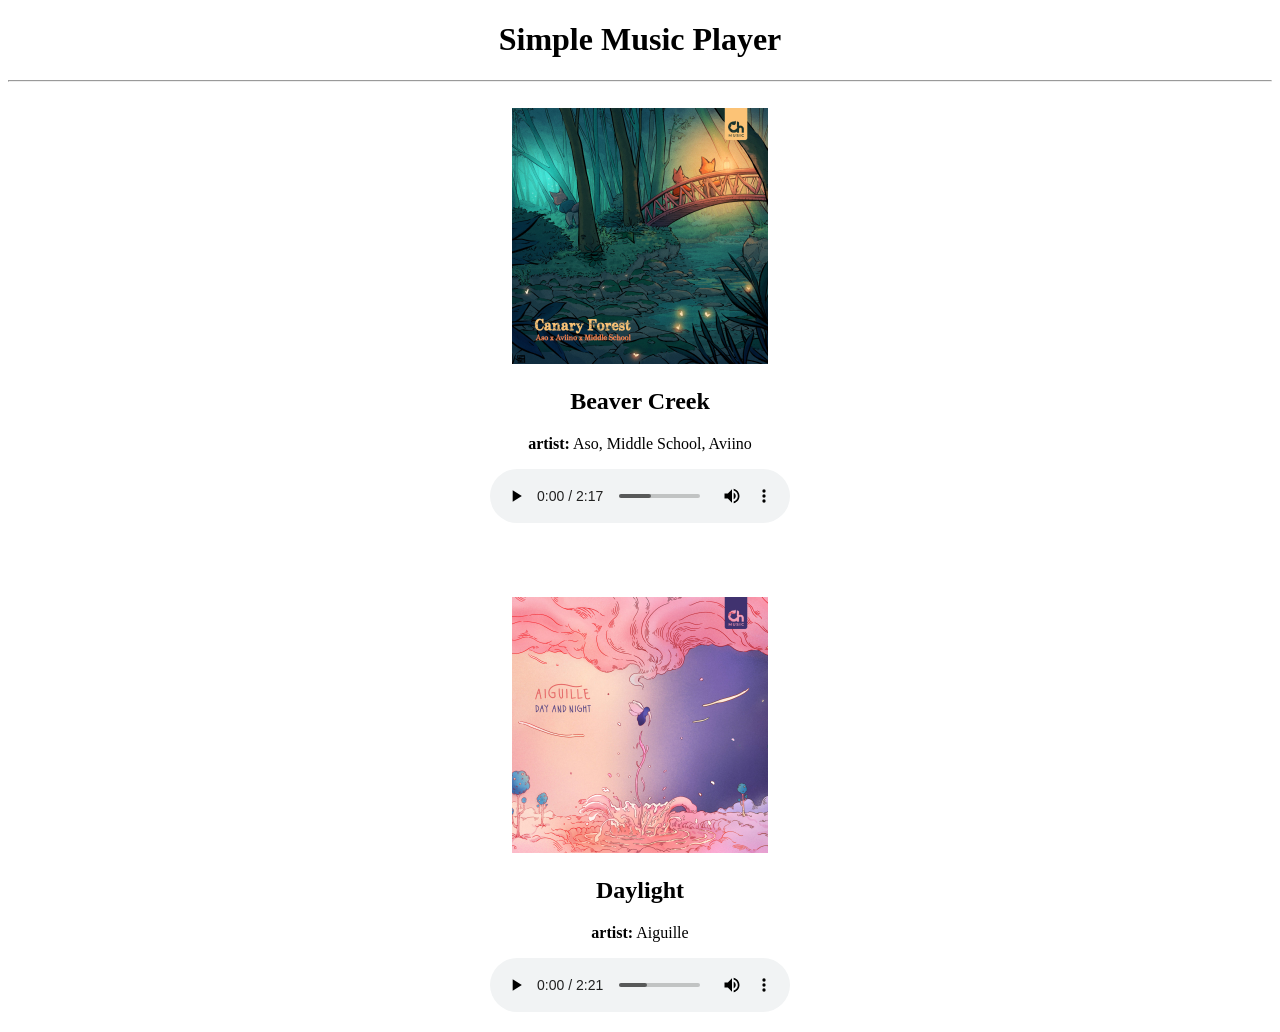
<file: Web_Development_Assignment/Assignment_1_HTML/MusicPlayer/index.html>
<!DOCTYPE html>
<html>
  <head>
    <title>Simple Music Player</title>
  </head>
  <body>
    <center>
      <h1>Simple Music Player</h1>
      <hr />
      <br />
      <div>
        <img src="./images/Beaver_Creek.jpg" alt="Cover Image" height="256" />
        <h2>Beaver Creek</h2>
        <p><strong>artist:</strong> Aso, Middle School, Aviino</p>
        <p>
          <audio controls autoplay>
            <source src="./audio/Beaver_Creek.mp3" type="audio/mpeg" />
            Your browser does not support the audio element.
          </audio>
        </p>
      </div>
      <br />
      <br />
      <br />
      <div>
        <img src="./images/Daylight.jpg" alt="Cover Image" height="256" />
        <h2>Daylight</h2>
        <p><strong>artist:</strong> Aiguille</p>
        <p>
          <audio controls>
            <source src="./audio/Daylight.mp3" stype="audio/mpeg" />
            Your browser does not support the audio element.
          </audio>
        </p>
      </div>
    </center>
  </body>
</html>
</file>
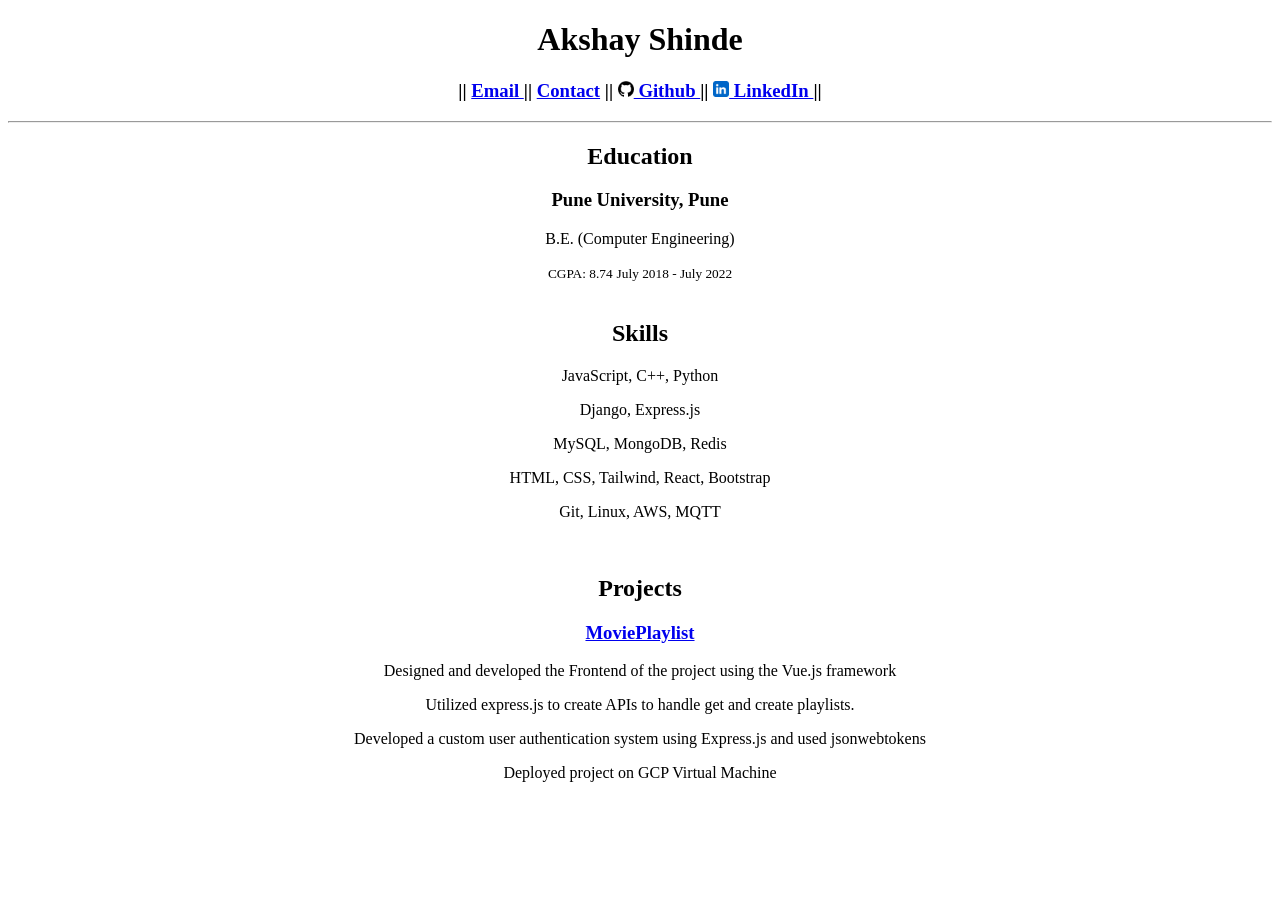
<file: Web_Development_Assignment/Assignment_1_HTML/Resume/index.html>
<!DOCTYPE html>
<html lang="en">
  <head>
    <meta charset="UTF-8" />
    <meta http-equiv="X-UA-Compatible" content="IE=edge" />
    <meta name="viewport" content="width=device-width, initial-scale=1.0" />
    <title>Resume</title>
  </head>
  <body>
    <header>
      <h1><center>Akshay Shinde</center></h1>
      <nav>
        <h3>
          <center>
            <span>||</span>
            <span>
              <a href="mailto:shindeakshay7499@gmail.com"> Email </a>
            </span>
            <span>||</span>
            <span> <a href="tel:+918237385159">Contact</a> </span>
            <span>||</span>
            <span>
              <a href="https://github.com/userid007">
                <img
                  src="./images/github-logo.png"
                  height="16px"
                  alt="github logo"
                />
                Github
              </a>
            </span>
            <span>||</span>
            <span>
              <a href="https://www.linkedin.com/in/shinde-akshay/">
                <img
                  src="./images/LinkedIn.png"
                  height="16px"
                  alt="linkedin logo"
                />
                LinkedIn
              </a>
            </span>
            <span>||</span>
          </center>
        </h3>
      </nav>
    </header>
    <hr />
    <main>
      <center>
        <div>
          <h2>Education</h2>
          <h3>Pune University, Pune</h3>
          <p>B.E. (Computer Engineering)</p>
          <small>CGPA: 8.74</small>
          <small>July 2018 - July 2022</small>
        </div>
        <br />
        <div>
          <h2>Skills</h2>
          <p>JavaScript, C++, Python</p>
          <p>Django, Express.js</p>
          <p>MySQL, MongoDB, Redis</p>
          <p>HTML, CSS, Tailwind, React, Bootstrap</p>
          <p>Git, Linux, AWS, MQTT</p>
        </div>
        <br />
        <div>
          <h2>Projects</h2>
          <h3>
            <a href="https://cute-pink-moth-tux.cyclic.app/#/public">
              MoviePlaylist
            </a>
          </h3>
          <p>
            Designed and developed the Frontend of the project using the Vue.js
            framework
          </p>
          <p>
            Utilized express.js to create APIs to handle get and create
            playlists.
          </p>
          <p>
            Developed a custom user authentication system using Express.js and
            used jsonwebtokens
          </p>
          <p>Deployed project on GCP Virtual Machine</p>
        </div>
      </center>
    </main>
  </body>
</html>
</file>
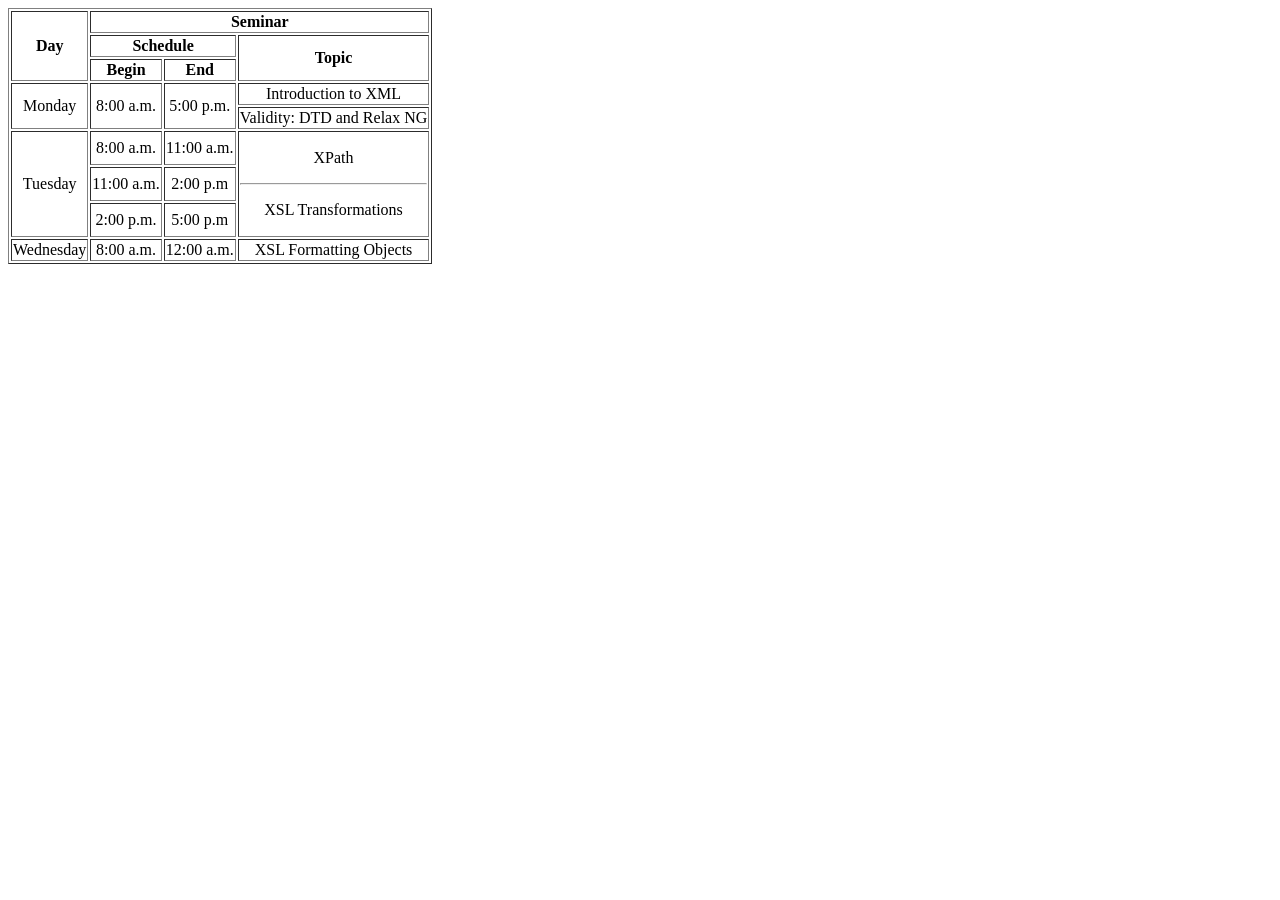
<file: Web_Development_Assignment/Assignment_1_HTML/TimeTable/index.html>
<!DOCTYPE html>
<html lang="en">
  <head>
    <meta charset="UTF-8" />
    <meta http-equiv="X-UA-Compatible" content="IE=edge" />
    <meta name="viewport" content="width=device-width, initial-scale=1.0" />
    <title>TimeTable</title>
  </head>
  <body>
    <table border="1" style="text-align: center">
      <thead>
        <tr>
          <th rowspan="3">Day</th>
          <th colspan="3">Seminar</th>
        </tr>
        <tr>
          <th colspan="2">Schedule</th>
          <th rowspan="2">Topic</th>
        </tr>
        <tr>
          <th>Begin</th>
          <th>End</th>
        </tr>
      </thead>
      <tbody>
        <tr>
          <td rowspan="2">Monday</td>
          <td rowspan="2">8:00 a.m.</td>
          <td rowspan="2">5:00 p.m.</td>
          <td>Introduction to XML</td>
        </tr>
        <tr>
          <td>Validity: DTD and Relax NG</td>
        </tr>
        <tr>
          <td rowspan="3">Tuesday</td>
          <td>8:00 a.m.</td>
          <td>11:00 a.m.</td>
          <td rowspan="3">
            <p>XPath</p>
            <hr />
            <p>XSL Transformations</p>
          </td>
        </tr>
        <tr>
          <td>11:00 a.m.</td>
          <td>2:00 p.m</td>
        </tr>
        <tr>
          <td>2:00 p.m.</td>
          <td>5:00 p.m</td>
        </tr>
        <tr>
          <td>Wednesday</td>
          <td>8:00 a.m.</td>
          <td>12:00 a.m.</td>
          <td>XSL Formatting Objects</td>
        </tr>
      </tbody>
    </table>
  </body>
</html>
</file>
<file: Web_Development_MockTest_2/Modal/style.css>
* {
  margin: 0;
  padding: 0;
  box-sizing: border-box;
  font-family: "Inter", sans-serif;
}

body {
  display: flex;
  flex-direction: column;
  align-items: center;
  color: #222;
  position: relative;
  min-height: 100vh;
  background-color: #b3e6f4;
}

.modal {
  margin-top: var(--top-margin);
  gap: 0.4rem;
  width: 450px;
  padding: 1.3rem;
  min-height: 250px;
  position: absolute;
  z-index: 2;
  top: 20%;
  background-color: white;
  border: 1px solid #ddd;
  border-radius: 15px;
}

.modal .flex {
  display: flex;
  align-items: center;
  justify-content: space-between;
}

button {
  cursor: pointer;
  border: none;
  font-weight: 600;
}

.btn {
  display: inline-block;
  padding: 0.8rem 1.4rem;
  font-weight: 700;
  background-color: black;
  color: white;
  border-radius: 5px;
  text-align: center;
  font-size: 1em;
  margin: 50px 0;
}

.btn-open {
  margin-top: 150px 0px;
}

.btn-close {
  transform: translate(10px, -20px);
  padding: 0.5rem 0.7rem;
  background: #eee;
  border-radius: 50%;
}

.overlay {
  position: fixed;
  top: 0;
  bottom: 0;
  left: 0;
  right: 0;
  width: 100%;
  height: 100%;
  background: rgba(0, 0, 0, 0.5);
  backdrop-filter: blur(3px);
  z-index: 1;
}

p {
  width: 300px;
  margin: 50px 0px;
  text-align: justify;
}

.hidden {
  display: none;
}
</file>
